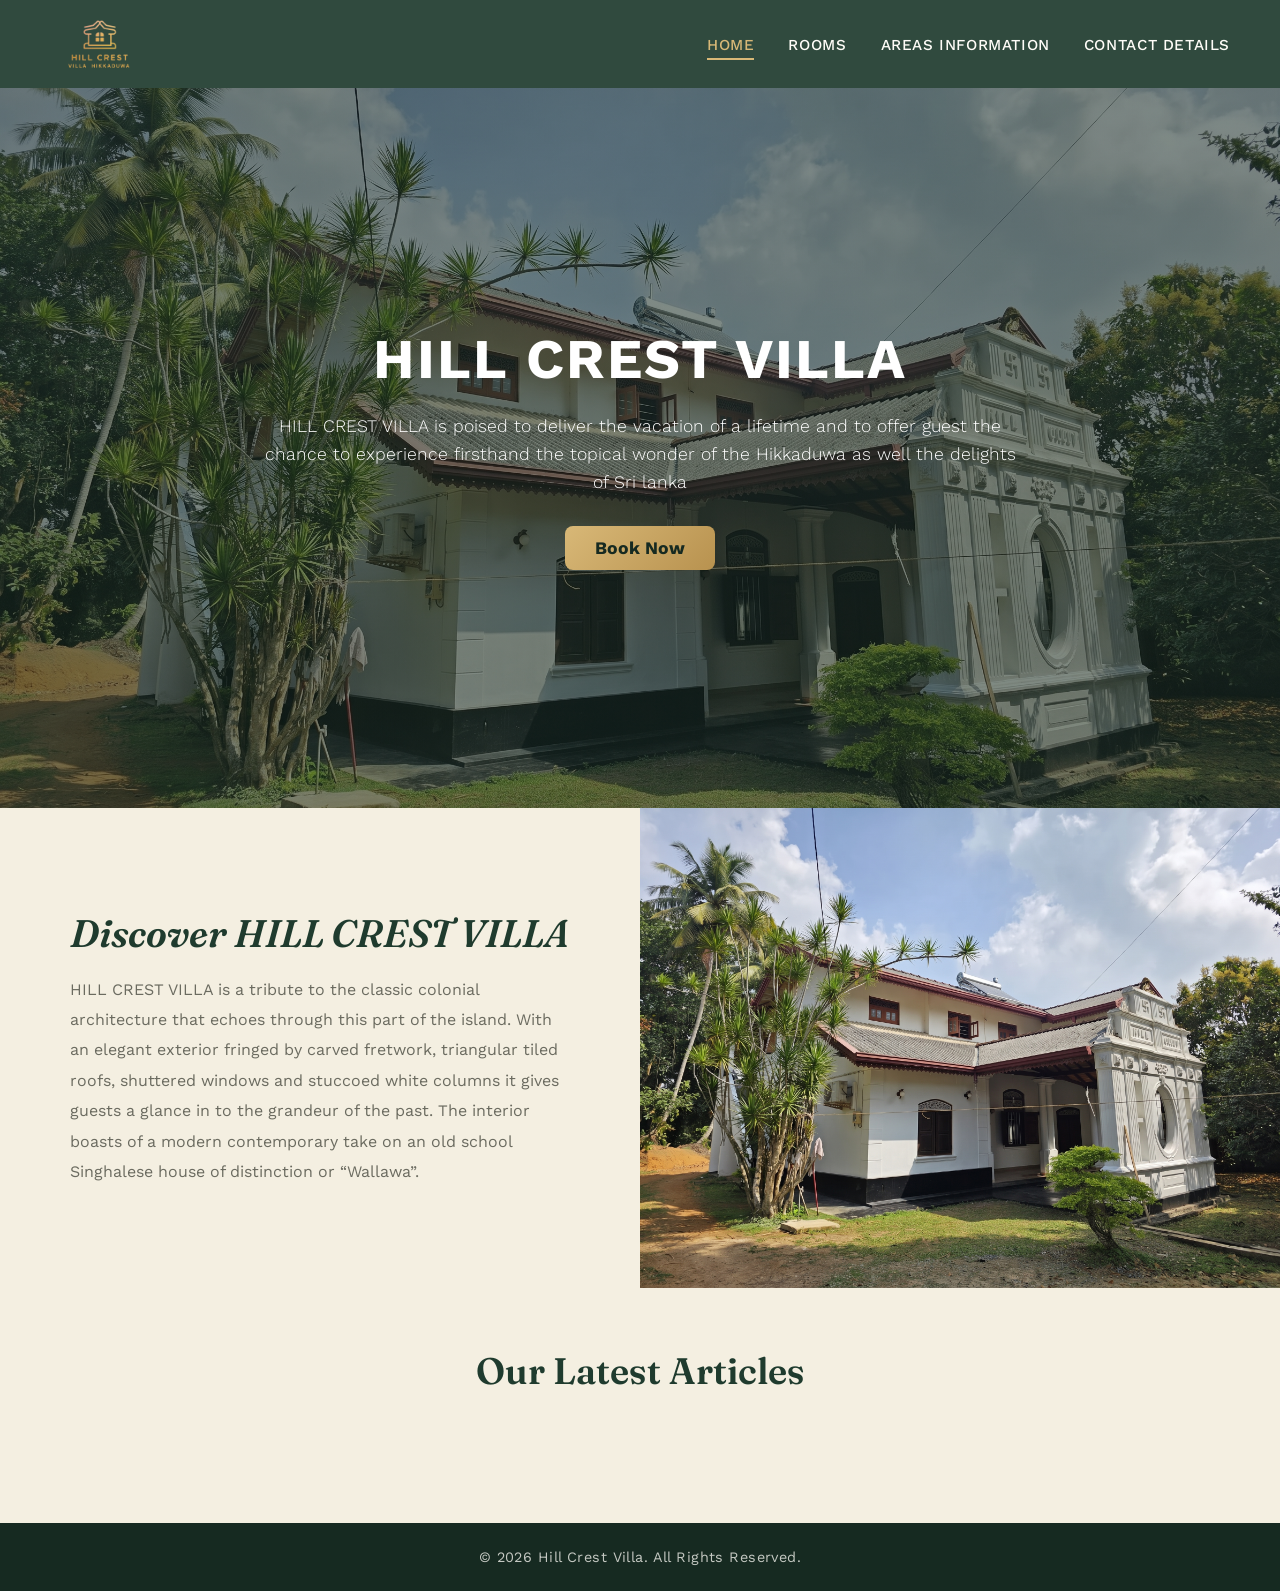
<file: index.html>
<!DOCTYPE html>
<html lang="en">
<head>
    <meta charset="UTF-8">
    <meta name="viewport" content="width=device-width, initial-scale=1.0">
    <title>Hill Crest Villa</title>
    <link rel="preconnect" href="https://fonts.googleapis.com">
    <link rel="preconnect" href="https://fonts.gstatic.com" crossorigin>
    <link href="https://fonts.googleapis.com/css2?family=Fraunces:ital,wght@0,500;0,600;1,500;1,600&family=Work+Sans:wght@300;400;500;600;700&display=swap" rel="stylesheet">
    <link rel="stylesheet" href="style.css">
</head>
<body>
    <nav class="navbar">
        <div class="logo">
            <a href="index.html">
                <img src="reomve bg.png" alt="Hill Crest Bangalow Logo">
            </a>
        </div>
        <ul class="nav-links">
            <li><a href="index.html" class="active-link">Home</a></li>
            <li><a href="rooms.html">Rooms</a></li>
            <li><a href="areas.html">Areas Information</a></li>
            <li><a href="contact.html">Contact Details</a></li>
        </ul>
    </nav>

<!-- Image Slider Section -->
    <section class="slider-container">
        <!-- Slide 1 -->
        <div class="slide active">
            <!-- පින්තූරය මෙතනින් දාන්න -->
            <img src=" 1 image.jpeg" class="slide-bg-img" alt="Slide 1">
            <!-- පින්තූරයට උඩින් එන කළු පාට ශේඩ් එක -->
            <div class="slide-overlay"></div>
            
            <div class="slide-content">
                <h1>HILL CREST VILLA</h1>
                <p>HILL CREST VILLA is poised to deliver the vacation of a lifetime and to offer guest the chance to experience firsthand the topical wonder of the Hikkaduwa as well the delights of Sri lanka</p>
                <!-- Book Now Button -->
                <a href="rooms.html#booking-form-section" class="slide-btn">Book Now</a>
            </div>
        </div>

        <!-- Slide 2 -->
        <div class="slide">
            <img src="3 image.jpeg" class="slide-bg-img" alt="Slide 2">
            <div class="slide-overlay"></div>
            
            <div class="slide-content">
                <h1>A place to Remember</h1>
                <p>HILL CREST VILLA within Asian outdoor furnishings and elegant Sri Lanka ornaments that complement remarkable features of the Bangalow</p>
                <!-- Book Now Button -->
                <a href="rooms.html#booking-form-section" class="slide-btn">Book Now</a>
            </div>
        </div>

        <!-- Slide 3 -->
        <div class="slide">
            <img src="4 image.jpeg" class="slide-bg-img" alt="Slide 3">
            <div class="slide-overlay"></div>
            
            <div class="slide-content">
                <h1>Enjoy your Life</h1>
                <p>for the best all inclusive vacation in sri lanka, enjoy this all inclusive plan in HILL CREST BANGALOW fit for gourmet connoisseurs that exceeds the appetite aand redefines quality amaong HILL CREST VILLA all inclusive</p>
                <!-- Book Now Button -->
                <a href="rooms.html#booking-form-section" class="slide-btn">Book Now</a>
            </div>
        </div>
    </section>



    <section class="discover-section">
        <div class="discover-content">
            <h2>Discover HILL CREST VILLA</h2>
         
            <p>HILL CREST VILLA is a tribute to the classic colonial architecture that echoes through this part of the island. With an elegant exterior fringed by carved fretwork, triangular tiled roofs, shuttered windows and stuccoed white columns it gives guests a glance in to the grandeur of the past. The interior boasts of a modern contemporary take on an old school Singhalese house of distinction or “Wallawa”.</p>
        </div>
        <div class="discover-image">
            <img src="1 image.jpeg" alt="Discover Hill Crest Bangalow">
        </div>
    </section>

    <!-- Medium Articles Horizontal Scrolling Section (Added at the bottom of Home Page) -->
    <section class="medium-blogs-section">
        <h2>Our Latest Articles</h2>
        <div class="medium-slider-container">
            <div class="medium-track" id="medium-articles-track">
                <!-- Medium articles will be loaded here dynamically -->
            </div>
        </div>
    </section>

    <footer>
        <p>&copy; 2026 Hill Crest Villa. All Rights Reserved.</p>
    </footer>

    <script src="script.js"></script>
</body>
</html>
</file>
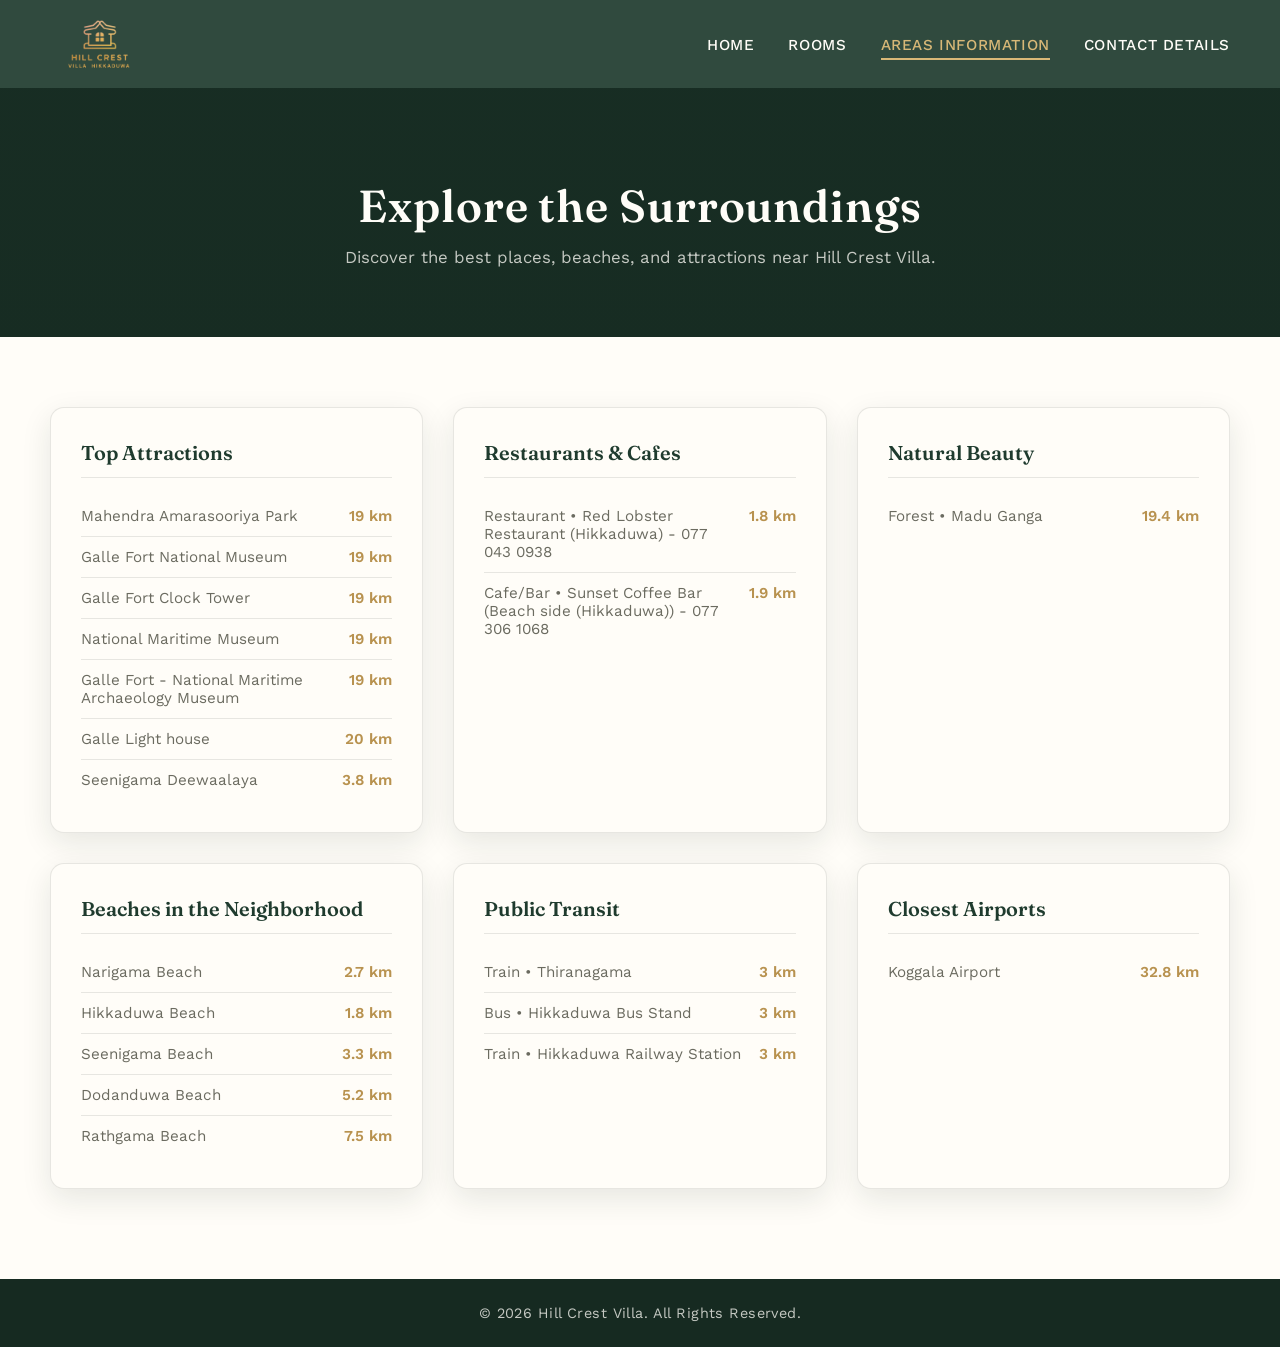
<file: areas.html>
<!DOCTYPE html>
<html lang="en">
<head>
    <meta charset="UTF-8">
    <meta name="viewport" content="width=device-width, initial-scale=1.0">
    
    <!-- SEO Meta Tags -->
    <title>Areas Information | Hill Crest Villa</title>
    <meta name="description" content="Discover the best places, beaches, and attractions near Hill Crest Villa in Hikkaduwa. Explore restaurants, natural beauty, and nearby beaches.">
    <meta name="keywords" content="Hikkaduwa attractions, places to visit in Hikkaduwa, near Hill Crest Villa, Hikkaduwa beaches, Galle Fort">

    <link rel="preconnect" href="https://fonts.googleapis.com">
    <link rel="preconnect" href="https://fonts.gstatic.com" crossorigin>
    <link href="https://fonts.googleapis.com/css2?family=Fraunces:ital,wght@0,500;0,600;1,500;1,600&family=Work+Sans:wght@300;400;500;600;700&display=swap" rel="stylesheet">
    <link rel="stylesheet" href="style.css">
</head>
<body>
    <header>
        <nav class="navbar">
            <div class="logo">
                <a href="index.html">
                    <img src="reomve bg.png" alt="Hill Crest Bangalow Logo">
                </a>
            </div>
            <ul class="nav-links">
                <li><a href="index.html">Home</a></li>
                <li><a href="rooms.html">Rooms</a></li>
                <li><a href="areas.html" class="active-link">Areas Information</a></li>
                <li><a href="contact.html">Contact Details</a></li>
            </ul>
        </nav>
    </header>

    <main>
        <header class="page-header">
            <h1>Explore the Surroundings</h1>
            <p>Discover the best places, beaches, and attractions near Hill Crest Villa.</p>
        </header>

        <section class="areas-section">
            <div class="areas-grid">
                <div class="category-card">
                    <h3>Top Attractions</h3>
                    <ul>
                        <li><span>Mahendra Amarasooriya Park</span> <span>19 km</span></li>
                        <li><span>Galle Fort National Museum</span> <span>19 km</span></li>
                        <li><span>Galle Fort Clock Tower</span> <span>19 km</span></li>
                        <li><span>National Maritime Museum</span> <span>19 km</span></li>
                        <li><span>Galle Fort - National Maritime Archaeology Museum</span> <span>19 km</span></li>
                        <li><span>Galle Light house</span> <span>20 km</span></li>
                        <li><span>Seenigama Deewaalaya</span> <span>3.8 km</span></li>
                    </ul>
                </div>
                <div class="category-card">
                    <h3>Restaurants & Cafes</h3>
                    <ul>
                        <li><span>Restaurant • Red Lobster Restaurant (Hikkaduwa) - 077 043 0938</span> <span>1.8 km</span></li>
                        <li><span>Cafe/Bar • Sunset Coffee Bar (Beach side (Hikkaduwa)) - 077 306 1068</span> <span>1.9 km</span></li>
                
                    </ul>
                </div>
                <div class="category-card">
                    <h3>Natural Beauty</h3>
                    <ul>
                        <li><span>Forest • Madu Ganga</span> <span>19.4 km</span></li>
                    </ul>
                </div>
                <div class="category-card">
                    <h3>Beaches in the Neighborhood</h3>
                    <ul>
                        <li><span>Narigama Beach</span> <span>2.7 km</span></li>
                        <li><span>Hikkaduwa Beach</span> <span>1.8 km</span></li>
                        <li><span>Seenigama Beach</span> <span>3.3 km</span></li>
                        <li><span>Dodanduwa Beach</span> <span>5.2 km</span></li>
                        <li><span>Rathgama Beach</span> <span>7.5 km</span></li>
                    </ul>
                </div>
                <div class="category-card">
                    <h3>Public Transit</h3>
                    <ul>
                        <li><span>Train • Thiranagama</span> <span>3 km</span></li>
                        <li><span>Bus • Hikkaduwa Bus Stand</span> <span>3 km</span></li>
                        <li><span>Train • Hikkaduwa Railway Station</span> <span>3 km</span></li>
                    </ul>
                </div>
                <div class="category-card">
                    <h3>Closest Airports</h3>
                    <ul>
                        <li><span>Koggala Airport</span> <span>32.8 km</span></li>
                    </ul>
                </div>
            </div>
        </section>
    </main>

    <footer>
        <p>&copy; 2026 Hill Crest Villa. All Rights Reserved.</p>
    </footer>

    <!-- JS defer කර ඇත (Speed Optimization) -->
    <script src="script.js" defer></script>
</body>
</html>
</file>
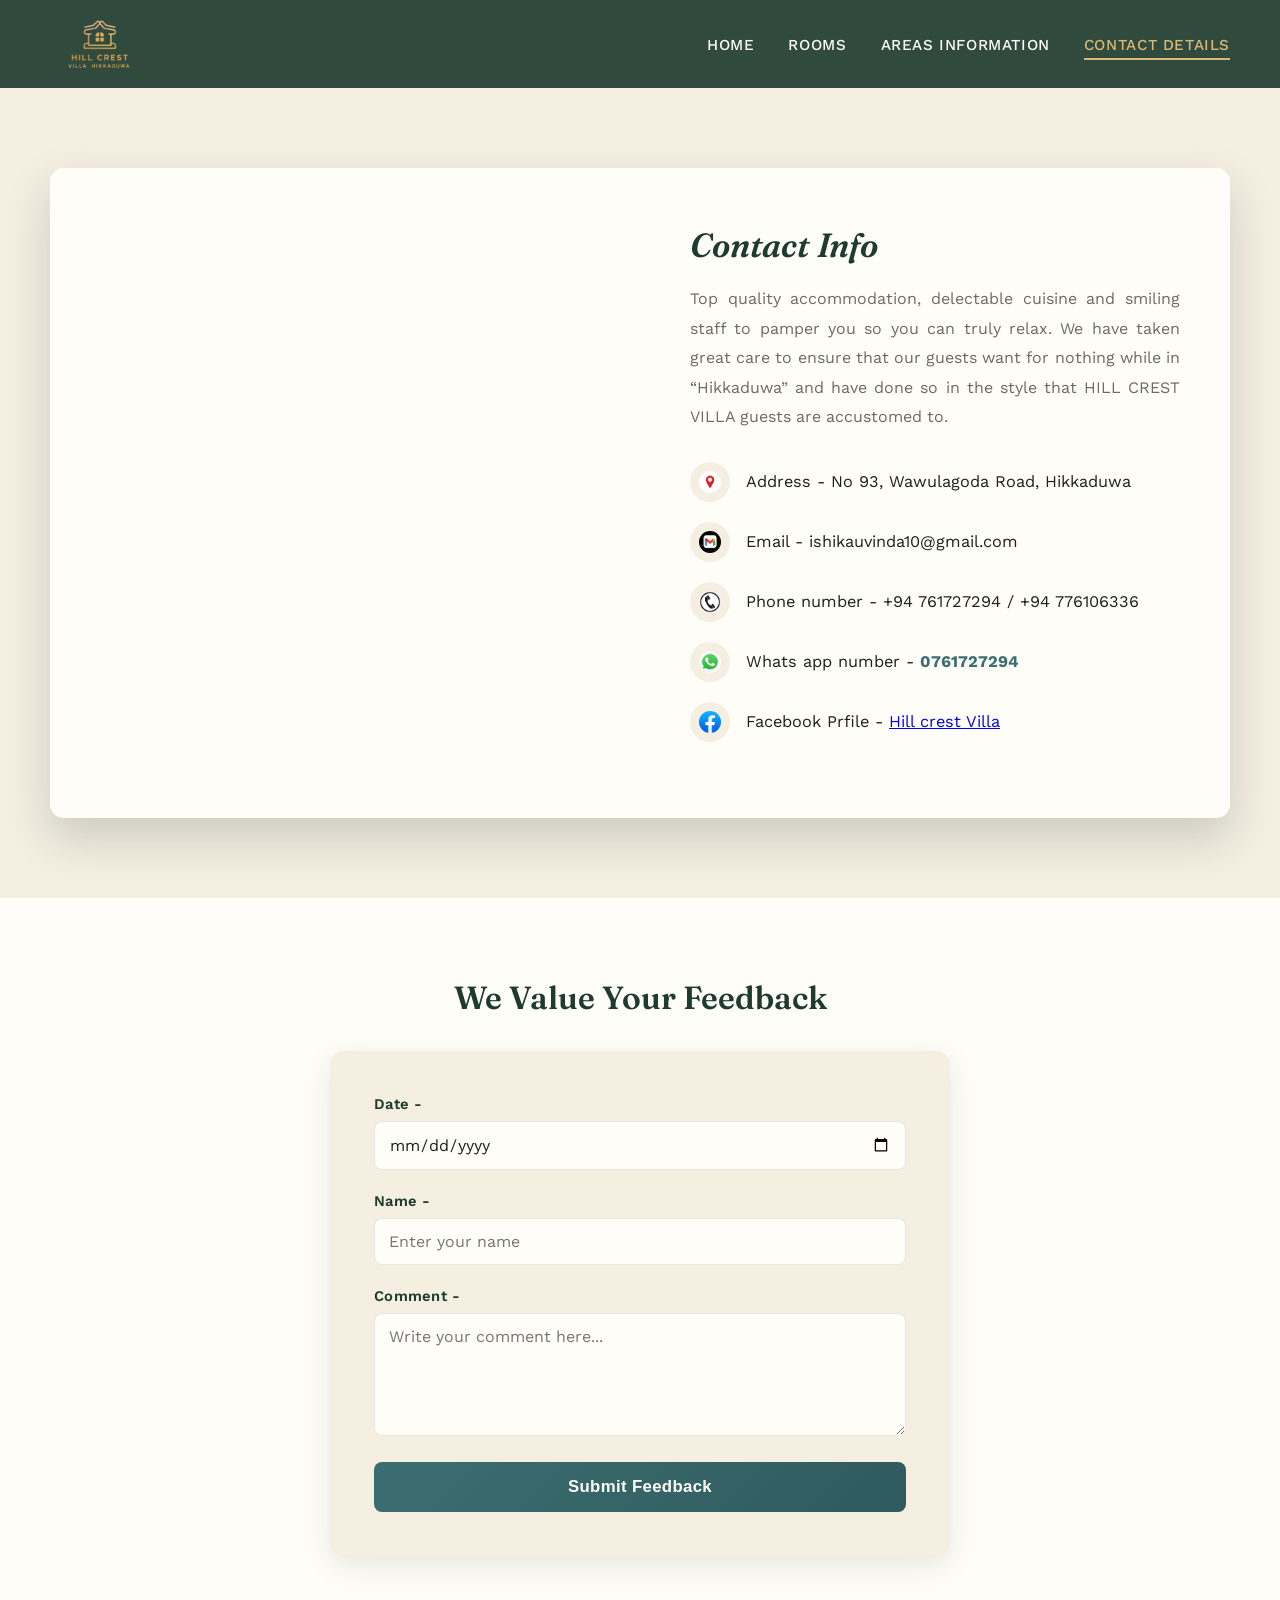
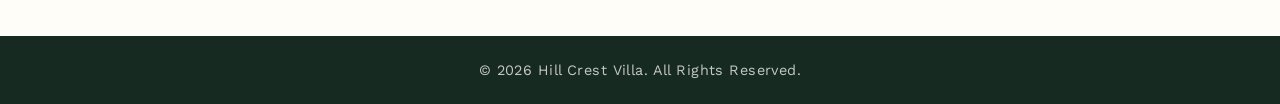
<file: contact.html>
<!DOCTYPE html>
<html lang="en">
<head>
    <meta charset="UTF-8">
    <meta name="viewport" content="width=device-width, initial-scale=1.0">
    
    <!-- SEO Meta Tags -->
    <title>Contact Details | Hill Crest Villa</title>
    <meta name="description" content="Contact Hill Crest Villa in Hikkaduwa. Get our address, phone number, email, and WhatsApp details to plan your tropical vacation.">
    <meta name="keywords" content="Contact Hill Crest Villa, Hikkaduwa villa contact, Hill Crest Villa address, book villa Hikkaduwa">

    <!-- Contact Page Schema Markup -->
    <script type="application/ld+json">
    {
      "@context": "https://schema.org",
      "@type": "LodgingBusiness",
      "name": "Hill Crest Villa",
      "telephone": [
        "+94761727294",
        "+94776106336"
      ],
      "email": "ishikauvinda10@gmail.com",
      "address": {
        "@type": "PostalAddress",
        "streetAddress": "No 93, Wawulagoda Road",
        "addressLocality": "Hikkaduwa",
        "addressRegion": "Southern Province",
        "addressCountry": "LK"
      }
    }
    </script>

    <link rel="preconnect" href="https://fonts.googleapis.com">
    <link rel="preconnect" href="https://fonts.gstatic.com" crossorigin>
    <link href="https://fonts.googleapis.com/css2?family=Fraunces:ital,wght@0,500;0,600;1,500;1,600&family=Work+Sans:wght@300;400;500;600;700&display=swap" rel="stylesheet">
    <link rel="stylesheet" href="style.css">
</head>
<body>
    <header>
        <nav class="navbar">
            <div class="logo">
                <a href="index.html">
                    <img src="reomve bg.png" alt="Hill Crest Bangalow Logo">
                </a>
            </div>
            <ul class="nav-links">
                <li><a href="index.html">Home</a></li>
                <li><a href="rooms.html">Rooms</a></li>
                <li><a href="areas.html">Areas Information</a></li>
                <li><a href="contact.html" class="active-link">Contact Details</a></li>
            </ul>
        </nav>
    </header>

    <main>
        <section class="contact-section">
            <div class="contact-container">
                <div class="map-box">
                    <iframe src="https://www.google.com/maps/embed?pb=!1m18!1m12!1m3!1d3966.9609762665023!2d80.1053946!3d6.1359457!2m3!1f0!2f0!3f0!3m2!1i1024!2i768!4f13.1!3m3!1m2!1s0x3ae1770468f4754f%3A0x1b48c0a133212f42!2sHillCrest%20Villa!5e0!3m2!1sen!2slk!4v1787891227167!5m2!1sen!2slk" width="100%" height="100%" style="border:0;" allowfullscreen="" loading="lazy" referrerpolicy="no-referrer-when-downgrade"></iframe>
                </div>
                <div class="info-box">
                    <h2>Contact Info</h2>
                    <p>Top quality accommodation, delectable cuisine and smiling staff to pamper you so you can truly relax. We have taken great care to ensure that our guests want for nothing while in “Hikkaduwa” and have done so in the style that HILL CREST VILLA guests are accustomed to.</p>
                    <ul class="contact-list">
                        <li><img src="address.jpg" alt="Address Icon" class="contact-icon" loading="lazy"><span>Address - No 93, Wawulagoda Road, Hikkaduwa</span></li>
                        <li><img src="email.png" alt="Email Icon" class="contact-icon" loading="lazy"><span>Email - ishikauvinda10@gmail.com</span></li>
                        <li><img src="number.png" alt="Phone Icon" class="contact-icon" loading="lazy"><span>Phone number - +94 761727294 / +94 776106336</span></li>
                        <li><img src="whtsapp.jpg" alt="WhatsApp Icon" class="contact-icon" loading="lazy"><span>Whats app number - <a href="https://WA.me/94761727294" target="_blank" class="whatsapp-link">0761727294</a></span></li>
                        <li><img src="facebook logo.jpg" alt="Facebook Icon" class="contact-icon" loading="lazy"><span>Facebook Prfile - <a href="https://www.facebook.com/profile.php?id=61593577816245" target="_blank" class="Facbook Link-link">Hill crest Villa</a></span></li>
                    </ul>
                </div>
            </div>
        </section>

        <section class="feedback-section">
            <h2>We Value Your Feedback</h2>
            <div class="feedback-box">
                <form id="feedbackForm">
                    <div class="input-group">
                        <label for="fb-date">Date -</label>
                        <input type="date" id="fb-date" required>
                    </div>
                    <div class="input-group">
                        <label for="fb-name">Name -</label>
                        <input type="text" id="fb-name" placeholder="Enter your name" required>
                    </div>
                    <div class="input-group">
                        <label for="fb-comment">Comment -</label>
                        <textarea id="fb-comment" rows="5" placeholder="Write your comment here..." required></textarea>
                    </div>
                    <button type="button" class="submit-btn" onclick="submitFeedback()">Submit Feedback</button>
                </form>
            </div>
        </section>
    </main>

    <footer>
        <p>&copy; 2026 Hill Crest Villa. All Rights Reserved.</p>
    </footer>

    <!-- JS defer කර ඇත (Speed Optimization) -->
    <script src="script.js" defer></script>
</body>
</html>
</file>
<file: style.css>
/* ============================================================
   HILL CREST BANGALOW — DESIGN SYSTEM
   Colonial Sri Lankan "Wallawa" aesthetic: verdigris jungle green,
   whitewashed stucco, brass hardware, terracotta roof tile.
   Signature motif: carved-fretwork lattice, referenced directly
   in the site's own "Discover" copy.
   ============================================================ */

:root {
    /* Color tokens */
    --ink: #1b201a;
    --jungle: #1f3b2e;
    --jungle-deep: #162a21;
    --stucco: #f4efe1;
    --ivory: #fffdf8;
    --brass: #b8924f;
    --brass-light: #d8b877;
    --terracotta: #a85c3d;
    --teal: #3c6e71;
    --muted: #6b6b60;
    --line: rgba(27, 32, 26, 0.1);

    /* Type tokens */
    --font-display: 'Fraunces', 'Georgia', serif;
    --font-body: 'Work Sans', 'Segoe UI', sans-serif;

    /* Motion */
    --ease: cubic-bezier(0.22, 1, 0.36, 1);
    --speed: 0.45s;

    /* Layout */
    --radius: 14px;
    --radius-sm: 8px;
    --shadow-soft: 0 10px 30px rgba(22, 42, 33, 0.1);
    --shadow-lift: 0 20px 45px rgba(22, 42, 33, 0.18);
}

@media (prefers-reduced-motion: reduce) {
    *, *::before, *::after {
        animation-duration: 0.001ms !important;
        animation-iteration-count: 1 !important;
        transition-duration: 0.001ms !important;
        scroll-behavior: auto !important;
    }
}

* { margin: 0; padding: 0; box-sizing: border-box; }

html { scroll-behavior: smooth; }

body {
    font-family: var(--font-body);
    color: var(--ink);
    background-color: var(--ivory);
    -webkit-font-smoothing: antialiased;
    overflow-x: hidden;
}

img { max-width: 100%; display: block; }

::selection { background: var(--brass); color: var(--ivory); }

/* Focus visibility for accessibility */
a:focus-visible, button:focus-visible, input:focus-visible, textarea:focus-visible {
    outline: 2px solid var(--brass);
    outline-offset: 3px;
}

/* ============================================================
   FRETWORK SIGNATURE MOTIF
   ============================================================ */
.fretwork-divider {
    height: 26px;
    width: 100%;
    background-image:
        linear-gradient(45deg, var(--brass) 25%, transparent 25%, transparent 75%, var(--brass) 75%),
        linear-gradient(45deg, var(--brass) 25%, transparent 25%, transparent 75%, var(--brass) 75%);
    background-size: 22px 22px;
    background-position: 0 0, 11px 11px;
    opacity: 0.4;
    -webkit-mask-image: linear-gradient(to bottom, transparent, black 35%, black 65%, transparent);
    mask-image: linear-gradient(to bottom, transparent, black 35%, black 65%, transparent);
}
.fretwork-divider.dark { opacity: 0.22; }

/* ============================================================
   NAVIGATION
   ============================================================ */
.navbar {
    display: flex;
    justify-content: space-between;
    align-items: center;
    background-color: rgba(31, 59, 46, 0.92);
    backdrop-filter: blur(10px);
    -webkit-backdrop-filter: blur(10px);
    padding: 14px 50px;
    color: var(--ivory);
    position: sticky;
    top: 0;
    z-index: 500;
    transition: box-shadow var(--speed) var(--ease), padding var(--speed) var(--ease);
}
.navbar.scrolled {
    box-shadow: 0 8px 24px rgba(0, 0, 0, 0.2);
    padding: 8px 50px;
}

.logo a { display: flex; align-items: center; text-decoration: none; }
.logo img {
    height: 60px;
    width: auto;
    cursor: pointer;
    transition: transform var(--speed) var(--ease);
}
.navbar.scrolled .logo img { height: 46px; }
.logo a:hover img { transform: scale(1.05); }

.nav-links { list-style: none; display: flex; align-items: center; }
.nav-links li { margin-left: 34px; }
.nav-links a {
    position: relative;
    color: var(--ivory);
    text-decoration: none;
    font-size: 0.95rem;
    letter-spacing: 0.04em;
    text-transform: uppercase;
    font-weight: 500;
    padding-bottom: 6px;
    transition: color var(--speed) var(--ease);
}
.nav-links a::after {
    content: "";
    position: absolute;
    left: 0;
    bottom: 0;
    width: 0;
    height: 2px;
    background: var(--brass-light);
    transition: width var(--speed) var(--ease);
}
.nav-links a:hover, .active-link { color: var(--brass-light) !important; }
.nav-links a:hover::after, .nav-links a.active-link::after { width: 100%; }

.nav-toggle {
    display: none;
    flex-direction: column;
    gap: 5px;
    background: none;
    border: none;
    cursor: pointer;
    padding: 8px;
    z-index: 600;
}
.nav-toggle span {
    width: 26px;
    height: 2px;
    background: var(--ivory);
    border-radius: 2px;
    transition: transform var(--speed) var(--ease), opacity var(--speed) var(--ease);
}
.nav-toggle.open span:nth-child(1) { transform: translateY(7px) rotate(45deg); }
.nav-toggle.open span:nth-child(2) { opacity: 0; }
.nav-toggle.open span:nth-child(3) { transform: translateY(-7px) rotate(-45deg); }

footer {
    text-align: center;
    padding: 26px 20px;
    background-color: var(--jungle-deep);
    color: rgba(255, 253, 248, 0.75);
    font-size: 0.9rem;
    letter-spacing: 0.03em;
}

/* ============================================================
   SCROLL-REVEAL UTILITY
   ============================================================ */
.reveal {
    opacity: 0;
    transform: translateY(28px);
    transition: opacity 0.8s var(--ease), transform 0.8s var(--ease);
}
.reveal.in-view { opacity: 1; transform: translateY(0); }
.reveal-stagger.in-view > * { opacity: 1; transform: translateY(0); }
.reveal-stagger > * {
    opacity: 0;
    transform: translateY(24px);
    transition: opacity 0.7s var(--ease), transform 0.7s var(--ease);
}
.reveal-stagger.in-view > *:nth-child(1) { transition-delay: 0.05s; }
.reveal-stagger.in-view > *:nth-child(2) { transition-delay: 0.12s; }
.reveal-stagger.in-view > *:nth-child(3) { transition-delay: 0.19s; }
.reveal-stagger.in-view > *:nth-child(4) { transition-delay: 0.26s; }
.reveal-stagger.in-view > *:nth-child(5) { transition-delay: 0.33s; }
.reveal-stagger.in-view > *:nth-child(6) { transition-delay: 0.4s; }

/* ============================================================
   HOME PAGE — HERO SLIDER
   ============================================================ */
.slider-container { 
    position: relative; 
    width: 100%; 
    height: 80vh; 
    overflow: hidden; 
}

.slide { 
    position: absolute; 
    top: 0; 
    left: 0; 
    width: 100%; 
    height: 100%; 
    opacity: 0; 
    transition: opacity 1s ease-in-out; 
    display: flex; 
    justify-content: center; 
    align-items: center; 
    text-align: center; 
}

.slide.active { 
    opacity: 1; 
    z-index: 1; 
}

.slide-bg-img {
    position: absolute;
    top: 0;
    left: 0;
    width: 100%;
    height: 100%;
    object-fit: cover;
    z-index: -2;
}

.slide-overlay {
    position: absolute;
    top: 0;
    left: 0;
    width: 100%;
    height: 100%;
    background: linear-gradient(rgba(22,42,33,0.55), rgba(22,42,33,0.55));
    z-index: -1;
}

.slide-content { 
    position: relative;
    z-index: 1;
    color: white; 
    max-width: 800px; 
    padding: 20px; 
}

.slide-content h1 { 
    font-size: 3.5rem; 
    margin-bottom: 20px; 
    letter-spacing: 2px; 
    text-transform: uppercase; 
}

.slide-content p { 
    font-size: 1.1rem; 
    line-height: 1.6; 
    font-weight: 300; 
    margin-bottom: 30px;
}

.slide-btn {
    display: inline-block;
    background: linear-gradient(135deg, var(--brass-light), var(--brass));
    color: var(--jungle-deep);
    padding: 12px 30px;
    text-decoration: none;
    font-weight: 700;
    border-radius: var(--radius-sm);
    font-size: 1.1rem;
    transition: transform var(--speed) var(--ease), box-shadow var(--speed) var(--ease);
}

.slide-btn:hover {
    transform: translateY(-3px);
    box-shadow: 0 12px 24px rgba(184, 146, 79, 0.4);
}

/* DISCOVER SECTION */
.discover-section {
    display: flex;
    width: 100%;
    min-height: 440px;
    flex-wrap: wrap;
}
.discover-content {
    flex: 1 1 420px;
    padding: 80px 70px;
    background-color: var(--stucco);
    display: flex;
    flex-direction: column;
    justify-content: center;
    position: relative;
}
.discover-content h2 {
    font-family: var(--font-display);
    font-weight: 600;
    font-style: italic;
    font-size: clamp(1.8rem, 3vw, 2.4rem);
    color: var(--jungle);
    margin-bottom: 18px;
}
.discover-content .fretwork-divider { width: 90px; margin-bottom: 22px; }
.discover-content p {
    font-size: 1rem;
    line-height: 1.9;
    color: var(--muted);
}
.discover-image {
    flex: 1 1 420px;
    overflow: hidden;
    position: relative;
}
.discover-image img {
    width: 100%;
    height: 100%;
    object-fit: cover;
    display: block;
    transition: transform 1.2s var(--ease);
}
.discover-image:hover img { transform: scale(1.06); }

/* ============================================================
   MEDIUM ARTICLES HORIZONTAL SCROLLING SECTION
   ============================================================ */
.medium-blogs-section {
    padding: 60px 20px;
    background-color: var(--stucco);
    text-align: center;
    overflow: hidden;
}

.medium-blogs-section h2 {
    font-family: var(--font-display);
    font-weight: 600;
    font-size: clamp(1.8rem, 3vw, 2.3rem);
    color: var(--jungle);
    margin-bottom: 30px;
}

.medium-slider-container {
    max-width: 1200px;
    margin: 0 auto;
    overflow-x: auto;
    padding-bottom: 20px;
    scrollbar-width: thin;
    scrollbar-color: var(--brass) var(--line);
}

.medium-track {
    display: flex;
    gap: 24px;
    width: max-content;
    direction: rtl; 
    text-align: left;
    padding: 10px;
}

.medium-track > * {
    direction: ltr; 
}

.medium-card {
    background-color: var(--ivory);
    width: 280px;
    border-radius: var(--radius);
    box-shadow: var(--shadow-soft);
    border: 1px solid var(--line);
    overflow: hidden;
    display: flex;
    flex-direction: column;
    text-decoration: none;
    transition: transform var(--speed) var(--ease), box-shadow var(--speed) var(--ease);
}

.medium-card:hover {
    transform: translateY(-6px);
    box-shadow: var(--shadow-lift);
}

.medium-card img {
    width: 100%;
    height: 160px;
    object-fit: cover;
}

.medium-card-content {
    padding: 18px;
    display: flex;
    flex-direction: column;
    justify-content: space-between;
    flex-grow: 1;
}

.medium-card h3 {
    font-family: var(--font-display);
    font-size: 1.05rem;
    color: var(--jungle);
    line-height: 1.4;
    margin-bottom: 12px;
    display: -webkit-box;
    -webkit-line-clamp: 2;
    -webkit-box-orient: vertical;
    overflow: hidden;
}

.medium-card span {
    font-size: 0.85rem;
    color: var(--brass);
    font-weight: 600;
}

/* ============================================================
   PAGE HEADER (Areas / Rooms)
   ============================================================ */
.page-header {
    background: linear-gradient(rgba(22, 42, 33, 0.82), rgba(22, 42, 33, 0.88)), url('data:image/svg+xml;utf8,<svg xmlns="http://www.w3.org/2000/svg" width="60" height="60"><rect width="60" height="60" fill="none"/></svg>');
    background-color: var(--jungle);
    color: var(--ivory);
    text-align: center;
    padding: 90px 20px 70px;
    position: relative;
}
.page-header h1 {
    font-family: var(--font-display);
    font-weight: 600;
    font-size: clamp(2rem, 4vw, 2.8rem);
    margin-bottom: 14px;
    letter-spacing: 0.02em;
}
.page-header p { font-size: 1.05rem; color: rgba(255,253,248,0.75); }

/* ============================================================
   AREAS INFORMATION PAGE
   ============================================================ */
.areas-section { padding: 70px 50px 90px; background-color: var(--ivory); }
.areas-grid {
    display: grid;
    grid-template-columns: repeat(auto-fit, minmax(340px, 1fr));
    gap: 30px;
    max-width: 1200px;
    margin: 0 auto;
}
.category-card {
    background-color: var(--ivory);
    padding: 32px 30px;
    border-radius: var(--radius);
    box-shadow: var(--shadow-soft);
    border: 1px solid var(--line);
    transition: transform var(--speed) var(--ease), box-shadow var(--speed) var(--ease), border-color var(--speed) var(--ease);
    position: relative;
    overflow: hidden;
}
.category-card::before {
    content: "";
    position: absolute;
    top: 0; left: 0;
    width: 100%;
    height: 4px;
    background: linear-gradient(90deg, var(--brass), var(--terracotta));
    transform: scaleX(0);
    transform-origin: left;
    transition: transform var(--speed) var(--ease);
}
.category-card:hover {
    transform: translateY(-8px);
    box-shadow: var(--shadow-lift);
    border-color: transparent;
}
.category-card:hover::before { transform: scaleX(1); }
.category-card h3 {
    font-family: var(--font-display);
    font-weight: 600;
    color: var(--jungle);
    margin-bottom: 18px;
    padding-bottom: 12px;
    border-bottom: 1px solid var(--line);
    font-size: 1.25rem;
}
.category-card ul { list-style: none; }
.category-card ul li {
    display: flex;
    justify-content: space-between;
    gap: 12px;
    padding: 11px 0;
    border-bottom: 1px solid var(--line);
    color: var(--muted);
    font-size: 0.95rem;
    transition: padding-left var(--speed) var(--ease), color var(--speed) var(--ease);
}
.category-card ul li:hover { padding-left: 6px; color: var(--ink); }
.category-card ul li:last-child { border-bottom: none; }
.category-card ul li span:last-child {
    font-weight: 600;
    color: var(--brass);
    white-space: nowrap;
}

/* ============================================================
   CONTACT DETAILS PAGE
   ============================================================ */
.contact-section { padding: 80px 50px; background-color: var(--stucco); }
.contact-container {
    display: flex;
    flex-wrap: wrap;
    max-width: 1200px;
    margin: 0 auto;
    background-color: var(--ivory);
    box-shadow: var(--shadow-lift);
    border-radius: var(--radius);
    overflow: hidden;
}
.map-box { flex: 1 1 400px; min-height: 420px; filter: saturate(0.9); }
.info-box { flex: 1 1 400px; padding: 56px 50px; }
.info-box h2 {
    font-family: var(--font-display);
    font-weight: 600;
    font-style: italic;
    font-size: 2.1rem;
    color: var(--jungle);
    margin-bottom: 18px;
}
.info-box p { color: var(--muted); line-height: 1.85; margin-bottom: 30px; text-align: justify; }
.contact-list { list-style: none; }
.contact-list li {
    display: flex;
    align-items: center;
    margin-bottom: 20px;
    font-size: 1.02rem;
    color: var(--ink);
    transition: transform var(--speed) var(--ease);
}
.contact-list li:hover { transform: translateX(6px); }
.contact-icon {
    width: 22px;
    height: 22px;
    margin-right: 16px;
    padding: 9px;
    background: var(--stucco);
    border-radius: 50%;
    box-sizing: content-box;
}
.whatsapp-link { color: var(--teal); text-decoration: none; font-weight: 700; border-bottom: 1px solid transparent; transition: border-color var(--speed); }
.whatsapp-link:hover { border-color: var(--teal); }

.feedback-section { padding: 80px 50px; background-color: var(--ivory); text-align: center; }
.feedback-section h2 {
    font-family: var(--font-display);
    font-weight: 600;
    color: var(--jungle);
    margin-bottom: 34px;
    font-size: 2rem;
}
.feedback-box {
    max-width: 620px;
    margin: 0 auto;
    background: var(--stucco);
    padding: 44px;
    border-radius: var(--radius);
    box-shadow: var(--shadow-soft);
    text-align: left;
}
.input-group { margin-bottom: 22px; width: 100%; }
.input-group label { display: block; margin-bottom: 8px; font-weight: 600; color: var(--jungle); font-size: 0.92rem; letter-spacing: 0.02em; }
.input-group input, .input-group textarea {
    width: 100%;
    padding: 13px 14px;
    border: 1.5px solid var(--line);
    border-radius: var(--radius-sm);
    font-size: 1rem;
    font-family: var(--font-body);
    background: var(--ivory);
    color: var(--ink);
    transition: border-color var(--speed) var(--ease), box-shadow var(--speed) var(--ease);
}
.input-group input:focus, .input-group textarea:focus {
    outline: none;
    border-color: var(--brass);
    box-shadow: 0 0 0 4px rgba(184, 146, 79, 0.16);
}

.submit-btn, .book-btn {
    background: linear-gradient(135deg, var(--teal), #2f5a5d);
    color: var(--ivory);
    padding: 15px 30px;
    border: none;
    border-radius: var(--radius-sm);
    font-size: 1.05rem;
    cursor: pointer;
    width: 100%;
    font-weight: 700;
    letter-spacing: 0.02em;
    position: relative;
    overflow: hidden;
    transition: transform var(--speed) var(--ease), box-shadow var(--speed) var(--ease);
}
.submit-btn:hover, .book-btn:hover { transform: translateY(-3px); box-shadow: 0 12px 24px rgba(60, 110, 113, 0.35); }
.submit-btn:active, .book-btn:active { transform: translateY(-1px); }

/* Ripple effect (JS adds .ripple span) */
.ripple {
    position: absolute;
    border-radius: 50%;
    background: rgba(255,255,255,0.5);
    transform: scale(0);
    animation: ripple-anim 0.6s var(--ease);
    pointer-events: none;
}
@keyframes ripple-anim {
    to { transform: scale(3); opacity: 0; }
}

/* ============================================================
   ROOMS & BOOKING PAGE
   ============================================================ */
.gallery-section { padding: 80px 50px 30px; background-color: var(--ivory); text-align: center; }
.gallery-grid {
    display: grid;
    grid-template-columns: repeat(auto-fit, minmax(250px, 1fr));
    gap: 22px;
    max-width: 1050px;
    margin: 0 auto 36px auto;
}
.gallery-img {
    width: 100%;
    height: 220px;
    object-fit: cover;
    border-radius: var(--radius-sm);
    cursor: pointer;
    transition: transform 0.5s var(--ease), box-shadow var(--speed) var(--ease), filter var(--speed) var(--ease);
    box-shadow: var(--shadow-soft);
}
.gallery-img:hover { transform: scale(1.045) translateY(-4px); box-shadow: var(--shadow-lift); filter: brightness(1.04); }

.room-info {
    background: linear-gradient(135deg, var(--brass-light), var(--brass));
    color: var(--jungle-deep);
    display: inline-flex;
    padding: 16px 32px;
    border-radius: 40px;
    font-weight: 700;
    font-size: 1.02rem;
    gap: 26px;
    justify-content: center;
    flex-wrap: wrap;
    margin: 0 auto;
    box-shadow: var(--shadow-soft);
}

.modal {
    display: none;
    position: fixed;
    z-index: 1000;
    padding-top: 90px;
    left: 0; top: 0;
    width: 100%; height: 100%;
    background-color: rgba(15, 24, 19, 0.93);
    animation: fade-in 0.3s var(--ease);
}
@keyframes fade-in { from { opacity: 0; } to { opacity: 1; } }
.modal-content {
    margin: auto;
    display: block;
    max-width: 82%;
    max-height: 78vh;
    border-radius: var(--radius);
    box-shadow: 0 20px 60px rgba(0,0,0,0.5);
    animation: modal-zoom 0.35s var(--ease);
}
@keyframes modal-zoom { from { transform: scale(0.9); opacity: 0; } to { transform: scale(1); opacity: 1; } }
.close-modal {
    position: absolute;
    top: 26px; right: 44px;
    color: var(--ivory);
    font-size: 38px;
    font-weight: 300;
    cursor: pointer;
    transition: transform var(--speed) var(--ease), color var(--speed) var(--ease);
}
.close-modal:hover { transform: rotate(90deg); color: var(--brass-light); }

.facilities-section { padding: 70px 20px 90px; background-color: var(--stucco); text-align: center; }
.facilities-section h2 {
    font-family: var(--font-display);
    font-weight: 600;
    font-style: italic;
    font-size: clamp(1.8rem, 3vw, 2.3rem);
    color: var(--jungle);
    margin-bottom: 46px;
}
.facilities-grid {
    display: grid;
    grid-template-columns: repeat(auto-fit, minmax(300px, 1fr));
    gap: 28px;
    max-width: 1200px;
    margin: 0 auto;
}
.fac-card {
    background: var(--ivory);
    padding: 32px 30px;
    border-radius: var(--radius);
    box-shadow: var(--shadow-soft);
    text-align: left;
    transition: transform var(--speed) var(--ease), box-shadow var(--speed) var(--ease);
}
.fac-card:hover { transform: translateY(-6px); box-shadow: var(--shadow-lift); }
.fac-icon {
    width: 42px;
    height: 42px;
    margin-bottom: 16px;
    padding: 12px;
    background: var(--stucco);
    border-radius: 50%;
    box-sizing: content-box;
    transition: transform var(--speed) var(--ease);
}
.fac-card:hover .fac-icon { transform: rotate(-8deg) scale(1.08); }
.fac-card h3 {
    font-family: var(--font-display);
    font-weight: 600;
    color: var(--jungle);
    border-bottom: 1px solid var(--line);
    padding-bottom: 12px;
    margin-bottom: 16px;
    font-size: 1.15rem;
}
.fac-card ul { list-style: none; padding-left: 2px; }
.fac-card ul li { padding: 6px 0; color: var(--muted); font-size: 0.95rem; }
.fac-card ul li::before { content: "◆"; color: var(--brass); font-size: 0.6rem; margin-right: 12px; vertical-align: middle; }

/* Booking Section */
#booking-form-section {
    scroll-margin-top: 80px; 
}
.booking-section { padding: 80px 20px 90px; background: var(--ivory); text-align: center; }
.booking-section h2 {
    font-family: var(--font-display);
    font-weight: 600;
    font-size: clamp(2rem, 4vw, 2.6rem);
    color: var(--jungle);
    margin-bottom: 36px;
}
.booking-container {
    display: flex;
    max-width: 1050px;
    margin: 0 auto;
    gap: 36px;
    text-align: left;
    flex-wrap: wrap;
}
.booking-form {
    flex: 2 1 420px;
    background: var(--stucco);
    padding: 34px;
    border-radius: var(--radius);
    box-shadow: var(--shadow-soft);
}
.booking-form h3 {
    font-family: var(--font-display);
    font-weight: 600;
    color: var(--jungle) !important;
    margin-bottom: 15px;
}
.form-row { display: flex; gap: 20px; margin-bottom: 6px; flex-wrap: wrap; }
.form-row .input-group { flex: 1 1 200px; }
.occupancy-section { margin-top: 20px; padding-top: 20px; border-top: 1px dashed var(--line); }
.occupancy-section > label { font-weight: 700; color: var(--jungle); display: block; margin-bottom: 15px; }
.occupancy-inputs { display: flex; gap: 20px; flex-wrap: wrap; }
.occ-box { flex: 1 1 100px; }
.occ-box label { font-size: 0.88rem; color: var(--muted); display: block; margin-bottom: 6px; }
.occ-box input {
    width: 100%; padding: 11px; border: 1.5px solid var(--line);
    border-radius: var(--radius-sm); font-size: 1rem; background: var(--ivory);
    transition: border-color var(--speed) var(--ease), box-shadow var(--speed) var(--ease);
}
.occ-box input:focus { outline: none; border-color: var(--brass); box-shadow: 0 0 0 4px rgba(184, 146, 79, 0.16); }

.booking-summary {
    flex: 1 1 300px;
    background: linear-gradient(160deg, var(--jungle), var(--jungle-deep));
    color: var(--ivory);
    padding: 34px;
    border-radius: var(--radius);
    box-shadow: var(--shadow-lift);
    display: flex;
    flex-direction: column;
    justify-content: space-between;
    min-width: 280px;
    position: sticky;
    top: 100px;
    align-self: flex-start;
}
.booking-summary h3 {
    font-family: var(--font-display);
    font-weight: 600;
    margin-bottom: 20px;
    color: var(--brass-light);
    border-bottom: 1px solid rgba(255,255,255,0.15);
    padding-bottom: 12px;
}
.summary-details p { margin-bottom: 11px; font-size: 0.95rem; }
.summary-details hr { border: 0; border-top: 1px solid rgba(255,255,255,0.15); margin: 15px 0; }
.highlight { font-size: 1.1rem; color: var(--brass-light); }
.action-buttons { margin-top: 24px; display: flex; flex-direction: column; gap: 12px; }
.clear-btn {
    background: transparent;
    color: var(--ivory);
    border: 1.5px solid rgba(255,255,255,0.4);
    padding: 12px;
    border-radius: var(--radius-sm);
    cursor: pointer;
    font-weight: 700;
    transition: background var(--speed) var(--ease), border-color var(--speed) var(--ease);
}
.clear-btn:hover { background: rgba(168, 92, 61, 0.25); border-color: var(--terracotta); }
.book-btn { background: linear-gradient(135deg, var(--brass-light), var(--brass)); color: var(--jungle-deep); }
.book-btn:hover { box-shadow: 0 12px 24px rgba(184, 146, 79, 0.4); }

/* ============================================================
   RESPONSIVE
   ============================================================ */
@media (max-width: 900px) {
    .navbar { padding: 14px 22px; }
    .nav-toggle { display: flex; }
    .nav-links {
        position: fixed;
        top: 0; right: 0;
        height: 100vh;
        width: min(78vw, 320px);
        background: var(--jungle-deep);
        flex-direction: column;
        justify-content: center;
        align-items: flex-start;
        padding: 40px;
        transform: translateX(100%);
        transition: transform var(--speed) var(--ease);
        box-shadow: -10px 0 40px rgba(0,0,0,0.3);
    }
    .nav-links.open { transform: translateX(0); }
    .nav-links li { margin: 16px 0; }

    .discover-content, .info-box { padding: 50px 30px; }
    .contact-section, .areas-section, .feedback-section, .gallery-section, .facilities-section, .booking-section { padding-left: 22px; padding-right: 22px; }
    .booking-summary { position: static; }
}

@media (max-width: 560px) {
    .slider-container { height: 78vh; }
    .slide-content h1 { font-size: 2rem; letter-spacing: 0.03em; }
    .scroll-cue { display: none; }
    .room-info { gap: 12px; padding: 14px 20px; font-size: 0.9rem; }
    .close-modal { top: 14px; right: 20px; font-size: 30px; }
}
</file>
